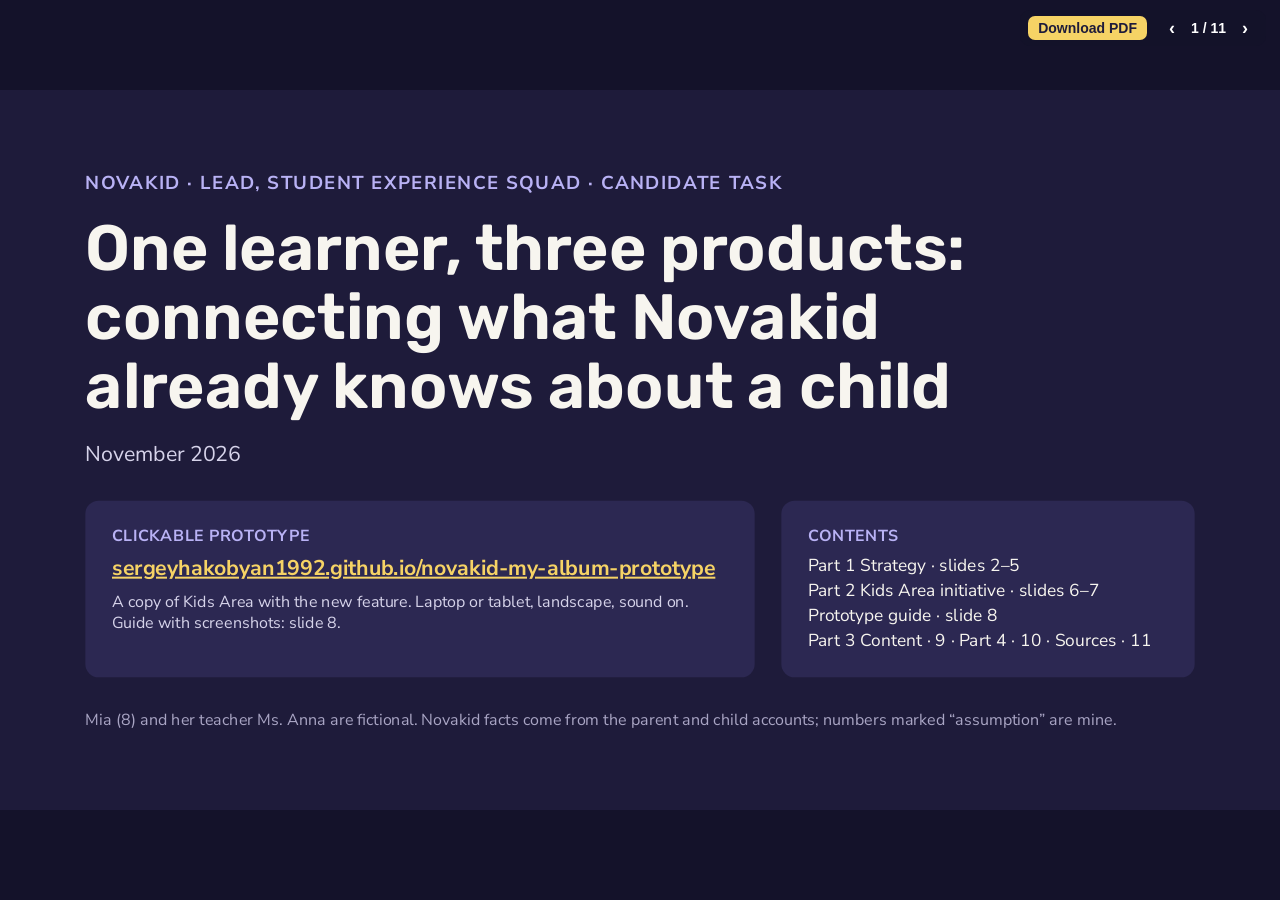
<file: deck/index.html>
<!doctype html><html lang="en"><head><meta charset="utf-8"><meta name="viewport" content="width=device-width,initial-scale=1"><title>Novakid: Student Experience</title><link rel="preconnect" href="https://fonts.gstatic.com" crossorigin><link rel="stylesheet" href="https://fonts.googleapis.com/css2?family=Rubik:wght@400..700&display=swap"><link rel="stylesheet" href="https://fonts.googleapis.com/css2?family=Nunito+Sans:wght@400;600;700;800&display=swap"><style>
*{box-sizing:border-box;margin:0}
html,body{height:100%;background:#14122a}
body{overflow:hidden}
#stage{position:fixed;left:0;top:0;width:1920px;height:1080px;transform-origin:0 0}
section{position:absolute;inset:0;width:1920px;height:1080px;overflow:hidden}
@media screen{section:not(.on){display:none!important}}
div{min-width:0}
div:not([style*="display:"]){display:flex;flex-direction:column}
h1,h2,h3,p,ul,ol,table{display:block}
ul,ol{padding-left:32px}
a{text-decoration:underline}
img{display:block}
table{border-collapse:collapse;width:100%}
th,td{padding:.35em .6em;text-align:left;vertical-align:top;border:1px solid #d9d6e4}
th{font-weight:700}
#nav{position:fixed;right:14px;top:10px;display:flex;flex-direction:row;gap:6px;align-items:center;font:600 14px Arial,sans-serif;color:#fff;background:rgba(20,18,42,.78);padding:6px 8px;border-radius:10px;z-index:5}
#nav button{all:unset;cursor:pointer;padding:2px 10px;font-size:18px;line-height:1}
#nav button:focus-visible,#dl:focus-visible{outline:2px solid #F6D365}
#dl{color:#1E1B3A;background:#F6D365;border-radius:7px;padding:4px 10px;text-decoration:none;font-weight:700;margin-right:6px}
@media print{
 @page{size:1920px 1080px;margin:0}
 html,body{height:auto;overflow:visible;background:none}
 #stage{position:static;transform:none!important;width:auto;height:auto}
 section,section.on{display:flex;position:relative;page-break-after:always;-webkit-print-color-adjust:exact;print-color-adjust:exact}
 #nav{display:none}
}
</style></head><body><main id="stage"><section id="cover" style="background:#1E1B3A;color:#F7F5EF;font-family:'Nunito Sans', Arial, sans-serif;padding:120px 128px 120px;display:flex;flex-direction:column;justify-content:space-between;gap:48px">
<div style="display:flex;flex-direction:column;gap:28px">
<p style="font-size:28px;color:#B9B2F5;letter-spacing:2px;text-transform:uppercase;font-weight:700">Novakid · Lead, Student Experience Squad · candidate task</p>
<h1 style="font-family:'Rubik', Arial, sans-serif;font-size:96px;font-weight:600;line-height:1.08;color:#F7F5EF;width:1500px">One learner, three products: connecting what Novakid already knows about a child</h1>
<p style="font-size:32px;color:#D6D3EA">November 2026</p>
</div>
<div style="display:flex;gap:40px;align-items:stretch">
<div style="flex:1;display:flex;flex-direction:column;gap:12px;background:#2C2852;border-radius:20px;padding:36px 40px">
<p style="font-size:24px;color:#B9B2F5;font-weight:700;text-transform:uppercase;letter-spacing:1px">Clickable prototype</p>
<p style="font-size:32px;font-weight:700"><a target="_blank" rel="noopener" href="https://sergeyhakobyan1992.github.io/novakid-my-album-prototype/" style="color:#F6D365">sergeyhakobyan1992.github.io/novakid-my-album-prototype</a></p>
<p style="font-size:24px;color:#D6D3EA">A copy of Kids Area with the new feature. Laptop or tablet, landscape, sound on. Guide with screenshots: slide 8.</p>
</div>
<div style="width:620px;display:flex;flex-direction:column;gap:10px;background:#2C2852;border-radius:20px;padding:36px 40px">
<p style="font-size:24px;color:#B9B2F5;font-weight:700;text-transform:uppercase;letter-spacing:1px">Contents</p>
<p style="font-size:26px;line-height:1.45">Part 1 Strategy · slides 2–5<br>Part 2 Kids Area initiative · slides 6–7<br>Prototype guide · slide 8<br>Part 3 Content · 9 · Part 4 · 10 · Sources · 11</p>
</div>
</div>
<p style="font-size:24px;color:#A9A5C4">Mia (8) and her teacher Ms. Anna are fictional. Novakid facts come from the parent and child accounts; numbers marked “assumption” are mine.</p>
</section>
<section id="week" style="background:#F7F5EF;color:#1E1B3A;font-family:'Nunito Sans', Arial, sans-serif;padding:56px 96px 96px;display:flex;flex-direction:column;justify-content:space-between;gap:18px">
<div style="display:flex;flex-direction:column;gap:6px">
<p style="font-size:24px;color:#5B47D6;font-weight:700;text-transform:uppercase;letter-spacing:1px">Part 1 · Strategy · 1.1 The cost of disconnection</p>
<h2 style="font-family:'Rubik', Arial, sans-serif;font-size:52px;font-weight:600;line-height:1.1">One week of Mia: each product starts from zero</h2>
</div>
<div style="display:flex;flex-direction:column;gap:10px;background:#ECE9F7;border-radius:14px;padding:14px 20px">
<div style="display:flex;gap:10px;align-items:stretch">
<div style="flex:1;display:flex;flex-direction:column;gap:2px;background:#F7F5EF;border-radius:10px;padding:8px 12px">
<p style="font-size:24px;font-weight:800;line-height:1.2">Level</p>
<p style="font-size:24px;line-height:1.22;color:#4A4766">One of 7 stages, Pre-K to Level 6. Mia is in Level 1</p>
</div>
<svg viewBox="0 0 100 100" preserveAspectRatio="none" aria-hidden="true" style="flex:none;width:32px;height:18px;align-self:center"><polygon points="0,30 60,30 60,0 100,50 60,100 60,70 0,70" fill="#5B47D6"/></svg>
<div style="flex:1;display:flex;flex-direction:column;gap:2px;background:#F7F5EF;border-radius:10px;padding:8px 12px">
<p style="font-size:24px;font-weight:800;line-height:1.2">Unit</p>
<p style="font-size:24px;line-height:1.22;color:#4A4766">A topic and its language. Level 1 has 13; hers is Unit 6 Food</p>
</div>
<svg viewBox="0 0 100 100" preserveAspectRatio="none" aria-hidden="true" style="flex:none;width:32px;height:18px;align-self:center"><polygon points="0,30 60,30 60,0 100,50 60,100 60,70 0,70" fill="#5B47D6"/></svg>
<div style="flex:1;display:flex;flex-direction:column;gap:2px;background:#F7F5EF;border-radius:10px;padding:8px 12px">
<p style="font-size:24px;font-weight:800;line-height:1.2">Lesson</p>
<p style="font-size:24px;line-height:1.22;color:#4A4766">Unit 6 has four lessons, then a Unit Review</p>
</div>
<svg viewBox="0 0 100 100" preserveAspectRatio="none" aria-hidden="true" style="flex:none;width:32px;height:18px;align-self:center"><polygon points="0,30 60,30 60,0 100,50 60,100 60,70 0,70" fill="#5B47D6"/></svg>
<div style="flex:1;display:flex;flex-direction:column;gap:2px;background:#F7F5EF;border-radius:10px;padding:8px 12px">
<p style="font-size:24px;font-weight:800;line-height:1.2">Competency</p>
<p style="font-size:24px;line-height:1.22;color:#4A4766">A skill: “speak about food using like / don’t like”</p>
</div>
</div>
<p style="font-size:24px;line-height:1.25"><b>The competency model already exists</b> (parent account, Achievements), but it only says “unlocked”: no mastery, no evidence, no source. The Learning Engine adds those three.</p>
</div>
<div style="display:flex;gap:12px;align-items:stretch">
<div style="flex:1;display:flex;flex-direction:column;gap:8px;background:#FFFFFF;border-radius:16px;padding:12px;border:1px solid #E1DEEC">
<p style="font-size:24px;line-height:1.15;background:#DCD6FF;border-radius:8px;padding:4px 10px"><b>Mon</b> · 1-1 lesson</p>
<p style="font-size:24px;line-height:1.25">Says “I no like peas”, mixes up peas and grapes. Nothing recorded.</p>
<div style="flex:1"></div>
<p style="font-size:24px;line-height:1.2;font-weight:700;color:#9A2E1C;background:#FBE3DC;border-radius:10px;padding:6px 10px">1. Errors stay in the lesson</p>
</div>
<div style="flex:1;display:flex;flex-direction:column;gap:8px;background:#FFFFFF;border-radius:16px;padding:12px;border:1px solid #E1DEEC">
<p style="font-size:24px;line-height:1.15;background:#FFE7B3;border-radius:8px;padding:4px 10px"><b>Tue</b> · Kids Area</p>
<p style="font-size:24px;line-height:1.25">Daily quest “play any game”: Memo Mix with <i>family, bike</i>, then 16 min of Streams.</p>
<div style="flex:1"></div>
<p style="font-size:24px;line-height:1.2;font-weight:700;color:#9A2E1C;background:#FBE3DC;border-radius:10px;padding:6px 10px">2. Practice ignores her unit</p>
</div>
<div style="flex:1;display:flex;flex-direction:column;gap:8px;background:#FFFFFF;border-radius:16px;padding:12px;border:1px solid #E1DEEC">
<p style="font-size:24px;line-height:1.15;background:#FFE7B3;border-radius:8px;padding:4px 10px"><b>Wed</b> · Homework</p>
<p style="font-size:24px;line-height:1.25">Listen and pick: she recognises the words, but never says them.</p>
<div style="flex:1"></div>
<p style="font-size:24px;line-height:1.2;font-weight:700;color:#9A2E1C;background:#FBE3DC;border-radius:10px;padding:6px 10px">3. Trains recognition only</p>
</div>
<div style="flex:1;display:flex;flex-direction:column;gap:8px;background:#FFFFFF;border-radius:16px;padding:12px;border:1px solid #E1DEEC">
<p style="font-size:24px;line-height:1.15;background:#CDEBD9;border-radius:8px;padding:4px 10px"><b>Thu</b> · Group class</p>
<p style="font-size:24px;line-height:1.25">Topic: weekends. The teacher doesn’t know her unit; Mia stays silent.</p>
<div style="flex:1"></div>
<p style="font-size:24px;line-height:1.2;font-weight:700;color:#9A2E1C;background:#FBE3DC;border-radius:10px;padding:6px 10px">4. No shared profile</p>
</div>
<div style="flex:1;display:flex;flex-direction:column;gap:8px;background:#FFFFFF;border-radius:16px;padding:12px;border:1px solid #E1DEEC">
<p style="font-size:24px;line-height:1.15;background:#D3E8F7;border-radius:8px;padding:4px 10px"><b>Fri</b> · Pandy AI</p>
<p style="font-size:24px;line-height:1.25">Chats about Minecraft, half in her native language.</p>
<div style="flex:1"></div>
<p style="font-size:24px;line-height:1.2;font-weight:700;color:#9A2E1C;background:#FBE3DC;border-radius:10px;padding:6px 10px">5. Doesn’t know the week’s goal</p>
</div>
<div style="flex:1;display:flex;flex-direction:column;gap:8px;background:#FFFFFF;border-radius:16px;padding:12px;border:1px solid #E1DEEC">
<p style="font-size:24px;line-height:1.15;background:#F1E0F0;border-radius:8px;padding:4px 10px"><b>Sat</b> · Parent</p>
<p style="font-size:24px;line-height:1.25">68 competencies “unlocked”, one listed four times.</p>
<div style="flex:1"></div>
<p style="font-size:24px;line-height:1.2;font-weight:700;color:#9A2E1C;background:#FBE3DC;border-radius:10px;padding:6px 10px">6. The payer sees no progress</p>
</div>
<div style="flex:1;display:flex;flex-direction:column;gap:8px;background:#FFFFFF;border-radius:16px;padding:12px;border:1px solid #E1DEEC">
<p style="font-size:24px;line-height:1.15;background:#DCD6FF;border-radius:8px;padding:4px 10px"><b>Mon</b> · 1-1 lesson</p>
<p style="font-size:24px;line-height:1.25">Can’t tell if she practised: 5–7 min of re-checking.</p>
<div style="flex:1"></div>
<p style="font-size:24px;line-height:1.2;font-weight:700;color:#9A2E1C;background:#FBE3DC;border-radius:10px;padding:6px 10px">7. Practice never reaches the teacher</p>
</div>
</div>
<div style="display:flex;gap:20px">
<p style="flex:1;font-size:24px;line-height:1.25;background:#1E1B3A;color:#E9E7F3;border-radius:14px;padding:12px 20px"><b style="color:#F6D365">Hurts learning most: 1 and 7.</b> The lesson-to-practice loop is cut.</p>
<p style="flex:1;font-size:24px;line-height:1.25;background:#1E1B3A;color:#E9E7F3;border-radius:14px;padding:12px 20px"><b style="color:#F6D365">Hurts retention most: 6, then 7.</b> Parents and teachers see nothing.</p>
</div>
<p style="position:absolute;left:96px;bottom:36px;width:1728px;font-size:24px;color:#6E6A88;white-space:nowrap">Source: Novakid child and parent accounts; Mia’s week is a composite. · 2</p>
</section>
<section id="profile" style="background:#F7F5EF;color:#1E1B3A;font-family:'Nunito Sans', Arial, sans-serif;padding:64px 96px 112px;display:flex;flex-direction:column;gap:18px">
<div style="display:flex;flex-direction:column;gap:6px">
<p style="font-size:24px;color:#5B47D6;font-weight:700;text-transform:uppercase;letter-spacing:1px">Part 1 · Strategy · 1.2 The minimum viable learner profile</p>
<h2 style="font-family:'Rubik', Arial, sans-serif;font-size:52px;font-weight:600;line-height:1.1">Ten signals on one five-step ladder per competency</h2>
</div>
<p style="font-size:24px;line-height:1.35;color:#4A4766">A <b>signal</b> is a child’s answer to a task tagged with a competency ID from Novakid’s existing competency model (Achievements). Every attempt, hint and response time is logged. Time spent and attendance are context, not evidence. A step needs its own kind of evidence: recognition games never lift a word past step 2.</p>
<div style="display:flex;gap:14px;align-items:stretch">
<div style="flex:1;display:flex;flex-direction:column;gap:10px">
<p style="font-size:24px;font-weight:800;background:#E6E4EE;border-radius:10px;padding:8px 14px;border:2px dashed #9A97AE">1 · Met in lesson</p>
<div style="display:flex;flex-direction:column;gap:4px;background:#FFFFFF;border-radius:12px;padding:12px 14px;border:1px dashed #9A97AE">
<p style="font-size:24px;font-weight:700;line-height:1.25">Lesson record: unit and competencies taught</p>
<p style="font-size:24px;line-height:1.25;color:#4A4766">1-1 · system data. Context for every signal, not evidence</p>
</div>
</div>
<div style="flex:1;display:flex;flex-direction:column;gap:10px">
<p style="font-size:24px;font-weight:800;background:#F6D365;border-radius:10px;padding:8px 14px">2 · Recognises</p>
<div style="display:flex;flex-direction:column;gap:4px;background:#FFFFFF;border-radius:12px;padding:12px 14px;border-left:8px solid #E39B2D">
<p style="font-size:24px;font-weight:700;line-height:1.25">#1 Audio → picture, first try</p>
<p style="font-size:24px;line-height:1.25;color:#4A4766">Kids Area · <b>medium</b>: 1 in 4 is a guess</p>
</div>
<div style="display:flex;flex-direction:column;gap:4px;background:#FFFFFF;border-radius:12px;padding:12px 14px;border-left:8px solid #E39B2D">
<p style="font-size:24px;font-weight:700;line-height:1.25">#7 In-lesson interactives</p>
<p style="font-size:24px;line-height:1.25;color:#4A4766">1-1 · <b>medium</b>: the teacher may prompt</p>
</div>
</div>
<div style="flex:1;display:flex;flex-direction:column;gap:10px">
<p style="font-size:24px;font-weight:800;background:#C5E6A6;border-radius:10px;padding:8px 14px">3 · Says it</p>
<div style="display:flex;flex-direction:column;gap:4px;background:#FFFFFF;border-radius:12px;padding:12px 14px;border-left:8px solid #E39B2D">
<p style="font-size:24px;font-weight:700;line-height:1.25">#4 Builds a phrase or spells a word</p>
<p style="font-size:24px;line-height:1.25;color:#4A4766">Kids Area · <b>medium</b>: options can be brute-forced</p>
</div>
<div style="display:flex;flex-direction:column;gap:4px;background:#FFFFFF;border-radius:12px;padding:12px 14px;border-left:8px solid #9A97AE">
<p style="font-size:24px;font-weight:700;line-height:1.25">#5 Says the structure in reply</p>
<p style="font-size:24px;line-height:1.25;color:#4A4766">AI Tutor · <b>noisy</b>: child speech recognition, LLM grading</p>
</div>
</div>
<div style="flex:1;display:flex;flex-direction:column;gap:10px">
<p style="font-size:24px;font-weight:800;background:#6CC070;border-radius:10px;padding:8px 14px">4 · Remembers</p>
<div style="display:flex;flex-direction:column;gap:4px;background:#FFFFFF;border-radius:12px;padding:12px 14px;border-left:8px solid #3E9B5A">
<p style="font-size:24px;font-weight:700;line-height:1.25">#8 Correct 3+ days after the last contact</p>
<p style="font-size:24px;line-height:1.25;color:#4A4766">Kids Area, 1-1 · <b>reliable</b>: knowledge, not short-term memory</p>
</div>
</div>
<div style="flex:1;display:flex;flex-direction:column;gap:10px">
<p style="font-size:24px;font-weight:800;background:linear-gradient(90deg, #F6D365 0%, #C5E6A6 35%, #9AD0F5 70%, #D7B8F3 100%);border-radius:10px;padding:8px 14px">5 · Uses it</p>
<div style="display:flex;flex-direction:column;gap:4px;background:#FFFFFF;border-radius:12px;padding:12px 14px;border-left:8px solid #9A97AE">
<p style="font-size:24px;font-weight:700;line-height:1.25">#6 Teacher: can’t / with help / alone</p>
<p style="font-size:24px;line-height:1.25;color:#4A4766">1-1 · <b>noisy</b> (human), but the most valid speech signal</p>
</div>
<div style="display:flex;flex-direction:column;gap:4px;background:#FFFFFF;border-radius:12px;padding:12px 14px;border-left:8px solid #9A97AE">
<p style="font-size:24px;font-weight:700;line-height:1.25">#9 Uses it in a new context</p>
<p style="font-size:24px;line-height:1.25;color:#4A4766">Group, AI Tutor · <b>noisy</b> and rare, strongest evidence</p>
</div>
</div>
</div>
<div style="display:flex;gap:14px;align-items:stretch">
<p style="font-size:24px;font-weight:800;width:200px;line-height:1.25">Across all steps</p>
<div style="flex:1;display:flex;flex-direction:column;gap:2px;background:#FFFFFF;border-radius:12px;padding:10px 14px;border-left:8px solid #3E9B5A">
<p style="font-size:24px;font-weight:700">#2 Attempts and hints before the right answer</p>
<p style="font-size:24px;color:#4A4766">Kids Area · <b>reliable</b> if every attempt is logged</p>
</div>
<div style="flex:1;display:flex;flex-direction:column;gap:2px;background:#FFFFFF;border-radius:12px;padding:10px 14px;border-left:8px solid #9A97AE">
<p style="font-size:24px;font-weight:700">#3 Response time on known items</p>
<p style="font-size:24px;color:#4A4766">Kids Area · <b>noisy</b>: trend only</p>
</div>
<div style="flex:1;display:flex;flex-direction:column;gap:2px;background:#FFFFFF;border-radius:12px;padding:10px 14px;border-left:8px solid #3E9B5A">
<p style="font-size:24px;font-weight:700">#10 Unit Review, competency checks</p>
<p style="font-size:24px;color:#4A4766">1-1 · <b>reliable</b>, once per chapter</p>
</div>
</div>
<p style="font-size:24px;line-height:1.35;color:#4A4766"><b style="color:#1E1B3A">One score per answer:</b> correct × attempt factor (1 → 0.8 → 0.6…) × 0.6 if a hint was used, corrected for guessing. Average per competency → difficulty zone; 0.75–0.95 is the right challenge.</p>
<p style="position:absolute;left:96px;bottom:44px;width:1728px;font-size:24px;color:#6E6A88">Based on: <a target="_blank" rel="noopener" href="https://books.yandex.ru/books/p1Veeihh" style="color:#5B47D6">Abbakumov 2025</a> (signals, score, zones) · <a target="_blank" rel="noopener" href="https://myweb.fsu.edu/vshute/pdf/shute%20pres_h.pdf" style="color:#5B47D6">Shute 2011</a> (evidence in games) · <a target="_blank" rel="noopener" href="https://doi.org/10.1111/j.1551-6709.2012.01245.x" style="color:#5B47D6">Koedinger et al. 2012</a> (task → competency map) · <a target="_blank" rel="noopener" href="https://doi.org/10.1111/j.0023-8333.2004.00260.x" style="color:#5B47D6">Laufer &amp; Goldstein 2004</a> (recognise before produce) · 3</p>
</section>
<section id="loop" style="background:#F7F5EF;color:#1E1B3A;font-family:'Nunito Sans', Arial, sans-serif;padding:64px 96px 112px;display:flex;flex-direction:column;gap:18px">
<div style="display:flex;flex-direction:column;gap:6px">
<p style="font-size:24px;color:#5B47D6;font-weight:700;text-transform:uppercase;letter-spacing:1px">Part 1 · Strategy · 1.2 First closed loop · 1.3 North Star</p>
<h2 style="font-family:'Rubik', Arial, sans-serif;font-size:52px;font-weight:600;line-height:1.1">The last lesson drives practice; practice comes back to the teacher</h2>
</div>
<div style="display:flex;gap:14px;align-items:center">
<div style="width:250px;display:flex;flex-direction:column;gap:6px;background:#DCD6FF;border-radius:16px;padding:16px 18px">
<p style="font-size:26px;font-weight:800">1-1 lesson writes</p>
<p style="font-size:24px;line-height:1.3">Unit and competencies taught. System data, zero teacher time</p>
</div>
<svg viewBox="0 0 100 100" preserveAspectRatio="none" aria-hidden="true" style="flex:none;width:44px;height:26px;"><polygon points="0,30 60,30 60,0 100,50 60,100 60,70 0,70" fill="#5B47D6"/></svg>
<div style="width:250px;display:flex;flex-direction:column;gap:6px;background:#1E1B3A;border-radius:16px;padding:16px 18px">
<p style="font-size:26px;font-weight:800;color:#F6D365">Learning Engine</p>
<p style="font-size:24px;line-height:1.3;color:#E9E7F3">Step per competency, next due date</p>
</div>
<svg viewBox="0 0 100 100" preserveAspectRatio="none" aria-hidden="true" style="flex:none;width:44px;height:26px;"><polygon points="0,30 60,30 60,0 100,50 60,100 60,70 0,70" fill="#5B47D6"/></svg>
<div style="width:250px;display:flex;flex-direction:column;gap:6px;background:#FFE7B3;border-radius:16px;padding:16px 18px">
<p style="font-size:26px;font-weight:800">Kids Area reads</p>
<p style="font-size:24px;line-height:1.3">Lesson words become album cards, played at the right step</p>
</div>
<svg viewBox="0 0 100 100" preserveAspectRatio="none" aria-hidden="true" style="flex:none;width:44px;height:26px;"><polygon points="0,30 60,30 60,0 100,50 60,100 60,70 0,70" fill="#5B47D6"/></svg>
<div style="width:250px;display:flex;flex-direction:column;gap:6px;background:#DCD6FF;border-radius:16px;padding:16px 18px">
<p style="font-size:26px;font-weight:800">Teacher card</p>
<p style="font-size:24px;line-height:1.3">Before the next lesson: “peas: remembers · don’t like: with help”</p>
</div>
<div style="flex:1;display:flex;flex-direction:column;gap:6px;background:#FFFFFF;border-radius:16px;padding:16px 20px;border:1px solid #E1DEEC">
<p style="font-size:26px;font-weight:800;color:#5B47D6">Why this loop first</p>
<ul style="font-size:24px;line-height:1.3">
<li>The data already exists and is reliable</li>
<li>The reading side is all ours: about 6 weeks</li>
<li>It feeds the teacher bond that drives retention</li>
<li>Effect shows within weeks</li>
</ul>
</div>
</div>
<hr style="border-top:2px solid #E1DEEC;width:1728px">
<div style="display:flex;gap:14px;align-items:center">
<div style="width:210px;display:flex;flex-direction:column;gap:6px;background:#FFFFFF;border-radius:16px;padding:16px 18px;border:2px solid #9A97AE">
<p style="font-size:26px;font-weight:800">Renewal</p>
<p style="font-size:24px;line-height:1.3;color:#4A4766">1-1 subscription; the parent decides</p>
</div>
<svg viewBox="0 0 100 100" preserveAspectRatio="none" aria-hidden="true" style="flex:none;width:44px;height:26px;"><polygon points="100,30 40,30 40,0 0,50 40,100 40,70 100,70" fill="#9A97AE"/></svg>
<div style="width:430px;display:flex;flex-direction:column;gap:8px;background:#5B47D6;border-radius:16px;padding:20px 22px">
<p style="font-size:24px;font-weight:700;color:#DCD6FF;text-transform:uppercase;letter-spacing:1px">North Star</p>
<p style="font-size:30px;font-weight:800;color:#FFFFFF;line-height:1.15">Weekly Learners with Retained Progress</p>
<p style="font-size:24px;line-height:1.3;color:#F1EFFB">Share of active learners who in a week moved 1+ target competency up a step and passed a check 3+ days later.</p>
<p style="font-size:24px;line-height:1.3;color:#F6D365">Counts knowledge, not stars; needs a return visit; moves weekly; parents get it.</p>
</div>
<svg viewBox="0 0 100 100" preserveAspectRatio="none" aria-hidden="true" style="flex:none;width:44px;height:26px;"><polygon points="100,30 40,30 40,0 0,50 40,100 40,70 100,70" fill="#9A97AE"/></svg>
<div style="flex:1;display:grid;grid-template-columns:1fr 1fr;gap:12px">
<div style="display:flex;flex-direction:column;gap:4px;background:#FFFFFF;border-radius:14px;padding:12px 16px;border:1px solid #E1DEEC">
<p style="font-size:24px;font-weight:800">1 · Practice habit</p>
<p style="font-size:24px;line-height:1.28;color:#4A4766">Kids Area active days (1.39 ↑) · W1 retention, levels 0–1 (&gt;20%) · AI Tutor retention (30% → 36%)</p>
</div>
<div style="display:flex;flex-direction:column;gap:4px;background:#FFFFFF;border-radius:14px;padding:12px 16px;border:1px solid #E1DEEC">
<p style="font-size:24px;font-weight:800">2 · Practice quality</p>
<p style="font-size:24px;line-height:1.28;color:#4A4766">Tasks at the right difficulty (score 0.75–0.95) · first-try, no-hint accuracy</p>
</div>
<div style="display:flex;flex-direction:column;gap:4px;background:#FFFFFF;border-radius:14px;padding:12px 16px;border:2px solid #3E9B5A">
<p style="font-size:24px;font-weight:800">3 · Learning progress</p>
<p style="font-size:24px;line-height:1.28;color:#4A4766">Ladder steps gained per learner per week · 3-day recall · Unit Review results</p>
</div>
<div style="display:flex;flex-direction:column;gap:4px;background:#FFFFFF;border-radius:14px;padding:12px 16px;border:1px solid #E1DEEC">
<p style="font-size:24px;font-weight:800">4 · Lesson link</p>
<p style="font-size:24px;line-height:1.28;color:#4A4766">1-1 and group attendance · 1-1 lessons with practice in between</p>
</div>
</div>
</div>
<p style="font-size:24px;background:#ECE9F7;border-radius:12px;padding:10px 18px"><b>Guardrails:</b> stars earned on mastered or too-easy content · teacher input ≤ 30 s per lesson · Pandy safety incidents · daily screen time</p>
<p style="position:absolute;left:96px;bottom:44px;width:1728px;font-size:24px;color:#6E6A88">“Passed a check 3+ days later” follows the spacing and testing effects: <a target="_blank" rel="noopener" href="https://doi.org/10.1037/0033-2909.132.3.354" style="color:#5B47D6">Cepeda et al. 2006</a> · <a target="_blank" rel="noopener" href="https://doi.org/10.1111/j.1467-9280.2006.01693.x" style="color:#5B47D6">Roediger &amp; Karpicke 2006</a> · 4</p>
</section>
<section id="roadmap" style="background:#F7F5EF;color:#1E1B3A;font-family:'Nunito Sans', Arial, sans-serif;padding:64px 96px 112px;display:flex;flex-direction:column;gap:9px">
<div style="display:flex;flex-direction:column;gap:6px">
<p style="font-size:24px;color:#5B47D6;font-weight:700;text-transform:uppercase;letter-spacing:1px">Part 1 · Strategy · 1.4 Two-quarter roadmap</p>
<h2 style="font-family:'Rubik', Arial, sans-serif;font-size:52px;font-weight:600;line-height:1.1">Measure first, close one loop, then widen it</h2>
</div>
<div style="display:flex;gap:16px">
<div style="width:250px"></div>
<div style="flex:1;display:flex;gap:6px">
<p style="flex:1;font-size:24px;font-weight:800;background:#1E1B3A;color:#F7F5EF;border-radius:8px;padding:4px 12px">Q1 · weeks 1–13</p>
<p style="flex:1;font-size:24px;font-weight:800;background:#1E1B3A;color:#F7F5EF;border-radius:8px;padding:4px 12px">Q2 · weeks 14–26</p>
</div>
</div>
<div style="display:flex;gap:16px;align-items:center">
<div style="width:250px;display:flex;flex-direction:column">
<p style="font-size:24px;font-weight:800;line-height:1.15">Learning Engine</p>
<p style="font-size:24px;color:#4A4766;line-height:1.15">2 → 3 eng. (incl. data/ML)</p>
</div>
<div style="position:relative;width:1462px;height:66px;background:#EFEDE6;border-radius:10px">
<p style="position:absolute;left:0px;top:2px;width:219px;font-size:24px;line-height:1.1;background:#1E1B3A;color:#F7F5EF;border-radius:10px;padding:4px 10px">Competency map, attempt log</p>
<p style="position:absolute;left:394px;top:2px;width:331px;font-size:24px;line-height:1.1;background:#1E1B3A;color:#F7F5EF;border-radius:10px;padding:4px 10px">Ladder statuses v1 (5 steps)</p>
<p style="position:absolute;left:731px;top:2px;width:388px;font-size:24px;line-height:1.1;background:#1E1B3A;color:#F7F5EF;border-radius:10px;padding:4px 10px">Teacher one-tap rating feeds steps</p>
<p style="position:absolute;left:1125px;top:2px;width:331px;font-size:24px;line-height:1.1;background:#1E1B3A;color:#F7F5EF;border-radius:10px;padding:4px 10px">Pandy reads unit goals</p>
</div>
</div>
<div style="display:flex;gap:16px;align-items:center">
<div style="width:250px;display:flex;flex-direction:column">
<p style="font-size:24px;font-weight:800;line-height:1.15">Kids Area</p>
<p style="font-size:24px;color:#4A4766;line-height:1.15">3 → 2 eng., 1 designer</p>
</div>
<div style="position:relative;width:1462px;height:66px;background:#EFEDE6;border-radius:10px">
<p style="position:absolute;left:0px;top:2px;width:219px;font-size:24px;line-height:1.1;background:#F6D365;border-radius:10px;padding:4px 10px">Baseline scores, too-easy list</p>
<p style="position:absolute;left:225px;top:2px;width:331px;font-size:24px;line-height:1.1;background:#F6D365;border-radius:10px;padding:4px 10px">Loop v0 + My Album A/B</p>
<p style="position:absolute;left:731px;top:2px;width:388px;font-size:24px;line-height:1.1;background:#F6D365;border-radius:10px;padding:4px 10px">Album v2: teacher piece, more units</p>
<p style="position:absolute;left:1125px;top:2px;width:331px;font-size:24px;line-height:1.1;background:#F6D365;border-radius:10px;padding:4px 10px">Pandy practises album words</p>
</div>
</div>
<div style="display:flex;gap:16px;align-items:center">
<div style="width:250px;display:flex;flex-direction:column">
<p style="font-size:24px;font-weight:800;line-height:1.15">Teachers, parents, group</p>
<p style="font-size:24px;color:#4A4766;line-height:1.15">1 designer + partners</p>
</div>
<div style="position:relative;width:1462px;height:66px;background:#EFEDE6;border-radius:10px">
<p style="position:absolute;left:394px;top:2px;width:331px;font-size:24px;line-height:1.1;background:#DCD6FF;border-radius:10px;padding:4px 10px">Teacher pre-lesson card, pilot</p>
<p style="position:absolute;left:731px;top:2px;width:388px;font-size:24px;line-height:1.1;background:#DCD6FF;border-radius:10px;padding:4px 10px">Parent progress page v2</p>
<p style="position:absolute;left:1125px;top:2px;width:331px;font-size:24px;line-height:1.1;background:#DCD6FF;border-radius:10px;padding:4px 10px">Group class: transfer pilot</p>
</div>
</div>
<div style="display:flex;gap:16px;align-items:center">
<div style="width:250px;display:flex;flex-direction:column">
<p style="font-size:24px;font-weight:800;line-height:1.15">Content</p>
<p style="font-size:24px;color:#4A4766;line-height:1.15">1 eng. tooling, 4 method.</p>
</div>
<div style="position:relative;width:1462px;height:66px;background:#EFEDE6;border-radius:10px">
<p style="position:absolute;left:0px;top:2px;width:331px;font-size:24px;line-height:1.1;background:#C5E6A6;border-radius:10px;padding:4px 10px">Tag tasks to competencies</p>
<p style="position:absolute;left:337px;top:2px;width:388px;font-size:24px;line-height:1.1;background:#C5E6A6;border-radius:10px;padding:4px 10px">Pipeline v1: spec → AI → checks</p>
<p style="position:absolute;left:731px;top:2px;width:725px;font-size:24px;line-height:1.1;background:#C5E6A6;border-radius:10px;padding:4px 10px">Every new unit: one spec for four products, soft launch to 5%</p>
</div>
</div>
<div style="display:flex;gap:16px;align-items:center">
<div style="width:250px;display:flex;flex-direction:column">
<p style="font-size:24px;font-weight:800;line-height:1.15">Analytics</p>
<p style="font-size:24px;color:#4A4766;line-height:1.15">shared analyst</p>
</div>
<div style="position:relative;width:1462px;height:66px;background:#EFEDE6;border-radius:10px">
<p style="position:absolute;left:0px;top:2px;width:331px;font-size:24px;line-height:1.1;background:#9AD0F5;border-radius:10px;padding:4px 10px">Metric definitions, tracking</p>
<p style="position:absolute;left:337px;top:2px;width:1119px;font-size:24px;line-height:1.1;background:#9AD0F5;border-radius:10px;padding:4px 10px">Experiments: My Album A/B, long-term holdout, content variant tests</p>
</div>
</div>
<div style="display:flex;gap:20px;align-items:stretch">
<div style="width:700px;display:flex;flex-direction:column;gap:6px;background:#FFFFFF;border-radius:16px;padding:16px 22px;border:1px solid #E1DEEC">
<p style="font-size:26px;font-weight:800;color:#9A2E1C">Not doing in these two quarters</p>
<ul style="font-size:24px;line-height:1.28">
<li>New game worlds: we re-point existing games</li>
<li>More Streams; leaderboards</li>
<li>Our own child speech recognition</li>
<li>IRT, knowledge tracing before data allows</li>
<li>Group changes beyond reading the profile</li>
<li>New curriculum levels</li>
</ul>
</div>
<div style="flex:1;display:flex;flex-direction:column;gap:8px;background:#FFFFFF;border-radius:16px;padding:16px 22px;border:1px solid #E1DEEC">
<p style="font-size:26px;font-weight:800;color:#5B47D6">Dependencies: new asks only in Q2, once value is shown</p>
<table style="font-size:24px;color:#1E1B3A;border-collapse:collapse">
<tr><td style="width:32%;padding:4px 10px">Curriculum</td><td style="width:68%;padding:4px 10px">Sign-off on task-to-competency tagging</td></tr>
<tr><td>Classroom platform</td><td>Lesson-end rating: agree Q1, ship Q2</td></tr>
<tr><td>Teacher Operations</td><td>Co-own the pilot; cap of 30 s per lesson</td></tr>
<tr><td>Data engineering</td><td>Events into the existing progress service</td></tr>
<tr><td>Parent journey, Legal</td><td>Shared “report opened”; child-data review</td></tr>
</table>
</div>
</div>
<p style="position:absolute;left:96px;bottom:44px;width:1728px;font-size:24px;color:#6E6A88">Capacity: 6 engineers, 2 designers, a shared analyst, 4 methodologists. Bars show stages, not a committed plan. · 5</p>
</section>
<section id="album" style="background:#FFF8EA;color:#1E1B3A;font-family:'Nunito Sans', Arial, sans-serif;padding:64px 96px 112px;display:flex;flex-direction:column;gap:11px">
<div style="display:flex;flex-direction:column;gap:6px">
<p style="font-size:24px;color:#B5651D;font-weight:700;text-transform:uppercase;letter-spacing:1px">Part 2 · Kids Area initiative · opportunity and gamification</p>
<h2 style="font-family:'Rubik', Arial, sans-serif;font-size:52px;font-weight:600;line-height:1.1">My Album: the last lesson becomes a collection</h2>
</div>
<div style="display:flex;gap:24px;align-items:stretch">
<div style="width:520px;display:flex;flex-direction:column;gap:12px">
<p style="font-size:28px;font-weight:800">Why kids don’t come back (hypotheses)</p>
<ol style="font-size:24px;line-height:1.3">
<li><b>Nothing pulls them back tomorrow.</b> Daily quests only count games, and kids wait weeks for the first shop item.</li>
<li><b>Games ignore their lessons:</b> kids practise random words, not their unit.</li>
<li><b>Nobody notices the effort:</b> teachers and parents never see it.</li>
<li><b>Games ask for no English:</b> kids match shapes and passively watch Streams.</li>
</ol>
<div style="display:flex;flex-direction:column;gap:4px;background:#FFFFFF;border-radius:14px;padding:12px 16px">
<p style="font-size:24px;line-height:1.3"><b>We target ages 7–9, levels 0–1, first 8 weeks.</b> Kids form habits here, the W1 target sits here, and parents still doubt whether to renew.</p>
</div>
<div style="display:flex;flex-direction:column;gap:4px;background:#FFFFFF;border-radius:14px;padding:12px 16px">
<p style="font-size:24px;line-height:1.3"><b>We move active days per week first:</b> the mechanic rewards only coming back on another day, and an A/B test shows it in 1–2 weeks.</p>
</div>
</div>
<div style="width:560px;display:flex;flex-direction:column;gap:10px">
<img src="03-album-toys.jpg" alt="Prototype: the Toys page of My Album, with gold cards, half-built puzzle cards and PLAY buttons" style="width:560px;height:280px;object-fit:cover;border-radius:14px;border:1px solid #E7DCC4">
<p style="font-size:24px;font-weight:800">A card = 5 puzzle pieces = the 5 steps from 1.2</p>
<div style="display:flex;flex-direction:column;gap:6px">
<p style="font-size:24px;line-height:1.2;background:#E6E4EE;border:2px dashed #9A97AE;border-radius:8px;padding:4px 10px"><b>1 Met in lesson</b> · the teacher adds the word after the 1-1 lesson</p>
<p style="font-size:24px;line-height:1.2;background:#F6D365;border-radius:8px;padding:4px 10px"><b>2 Recognises</b> · matches sound to picture (Memo Mix, Box Battle)</p>
<p style="font-size:24px;line-height:1.2;background:#C5E6A6;border-radius:8px;padding:4px 10px"><b>3 Says it</b> · says or spells the word (Pinocchio, Bubbles, Racing, Snake)</p>
<p style="font-size:24px;line-height:1.2;background:#6CC070;border-radius:8px;padding:4px 10px"><b>4 Remembers</b> · names the picture 3+ days later (Quiz Corner)</p>
<p style="font-size:24px;line-height:1.2;background:linear-gradient(90deg, #F6D365 0%, #C5E6A6 35%, #9AD0F5 70%, #D7B8F3 100%);border-radius:8px;padding:4px 10px"><b>5 Uses it</b> · says it to Ms. Anna, who taps ✓ → gold frame</p>
</div>
</div>
<div style="flex:1;display:flex;flex-direction:column;gap:12px">
<p style="font-size:28px;font-weight:800">Why they come back, and learn</p>
<ul style="font-size:24px;line-height:1.28">
<li><b>Kids return to earn the next piece:</b> it unlocks after 3 days, and the button counts down. <a target="_blank" rel="noopener" href="https://doi.org/10.1037/0033-2909.132.3.354" style="color:#B5651D">Spacing effect</a></li>
<li><b>Cards ask for a refresh:</b> they gather dust after 7, 14, 28 days. A miss drops a card to 3 pieces, but the child keeps it. <a target="_blank" rel="noopener" href="https://aclanthology.org/P16-1174/" style="color:#B5651D">Half-life regression</a></li>
<li><b>The card teaches:</b> the child taps it to hear the word and presses PLAY; the engine picks the game. <a target="_blank" rel="noopener" href="https://shura.shu.ac.uk/3556/" style="color:#B5651D">Intrinsic integration</a></li>
<li><b>Stars reward progress:</b> kids earn +10 a piece, +5 a refresh, nothing for replays.</li>
<li><b>We skip streaks and random packs:</b> <a target="_blank" rel="noopener" href="https://blog.duolingo.com/which-generation-most-serious-about-streak/" style="color:#B5651D">adults keep most long streaks</a>, and the <a target="_blank" rel="noopener" href="https://ico.org.uk/for-organisations/uk-gdpr-guidance-and-resources/childrens-information/childrens-code-guidance-and-resources/" style="color:#B5651D">UK Children’s Code</a> warns against FOMO loops.</li>
<li><b>Adults join in:</b> the teacher asks for the word, the parent practises it at home. <a target="_blank" rel="noopener" href="https://doi.org/10.1037/0003-066X.55.1.68" style="color:#B5651D">Competence, autonomy, relatedness</a></li>
</ul>
</div>
</div>
<div style="display:flex;gap:16px">
<p style="flex:1;font-size:24px;line-height:1.3;background:#1E1B3A;color:#E9E7F3;border-radius:14px;padding:12px 18px"><b style="color:#F6D365">Cards go beyond words.</b> A card can also teach a structure (“I don’t like…”) or a sound (l / r): the engine tracks competencies, not words.</p>
<p style="flex:1;font-size:24px;line-height:1.3;background:#1E1B3A;color:#E9E7F3;border-radius:14px;padding:12px 18px"><b style="color:#F6D365">We start with the simplest collectible.</b> We build and test an album cheaply, then can grow it into a richer world, e.g. a Word Garden where lessons plant seeds.</p>
</div>
<p style="position:absolute;left:96px;bottom:44px;width:1728px;font-size:24px;color:#6E6A88"><a target="_blank" rel="noopener" href="https://doi.org/10.1037/0033-2909.132.3.354" style="color:#B5651D">Cepeda et al. 2006</a> · <a target="_blank" rel="noopener" href="https://aclanthology.org/P16-1174/" style="color:#B5651D">Settles &amp; Meeder 2016</a> · <a target="_blank" rel="noopener" href="https://shura.shu.ac.uk/3556/" style="color:#B5651D">Habgood &amp; Ainsworth 2011</a> · <a target="_blank" rel="noopener" href="https://doi.org/10.1037/0003-066X.55.1.68" style="color:#B5651D">Ryan &amp; Deci 2000</a> · <a target="_blank" rel="noopener" href="https://blog.duolingo.com/which-generation-most-serious-about-streak/" style="color:#B5651D">Duolingo 2023</a> · <a target="_blank" rel="noopener" href="https://ico.org.uk/for-organisations/uk-gdpr-guidance-and-resources/childrens-information/childrens-code-guidance-and-resources/" style="color:#B5651D">ICO Children’s Code</a> · <a target="_blank" rel="noopener" href="https://doi.org/10.1007/s11423-020-09807-z" style="color:#B5651D">Huang et al. 2020</a> · 6</p>
</section>
<section id="metrics" style="background:#FFF8EA;color:#1E1B3A;font-family:'Nunito Sans', Arial, sans-serif;padding:64px 96px 112px;display:flex;flex-direction:column;gap:18px">
<div style="display:flex;flex-direction:column;gap:6px">
<p style="font-size:24px;color:#B5651D;font-weight:700;text-transform:uppercase;letter-spacing:1px">Part 2 · Kids Area initiative · metrics, MVP, engine</p>
<h2 style="font-family:'Rubik', Arial, sans-serif;font-size:52px;font-weight:600;line-height:1.1">More days, short sessions, and words that stay</h2>
</div>
<div style="display:flex;gap:28px;align-items:stretch">
<div style="width:930px;display:flex;flex-direction:column;gap:14px">
<table style="font-size:24px;color:#1E1B3A;border-collapse:collapse">
<tr style="background:#F3E6C8"><th style="width:28%">Metric</th><th style="width:17%">Baseline</th><th style="width:55%">Expected change (A/B, segment)</th></tr>
<tr><td>Active days per week</td><td>1.39</td><td>Up: +15–20% in 4 weeks (assumption)</td></tr>
<tr><td>Time spent</td><td>—</td><td>Same or shorter sessions (3–6 min) on more days; Streams share down</td></tr>
<tr><td>Repeat use</td><td>—</td><td>More returns for the 3-day check; share of lesson cards reaching piece 4</td></tr>
<tr><td>W1 retention, levels 0–1</td><td>target &gt;20%</td><td>Up, towards the target</td></tr>
<tr><td>AI Tutor retention</td><td>~30%</td><td>Up in Q2, once Pandy practises album words</td></tr>
<tr><td>Learning</td><td>—</td><td>North Star up; next-lesson accuracy higher on practised competencies</td></tr>
</table>
<div style="display:flex;flex-direction:column;gap:6px;background:#1E1B3A;border-radius:16px;padding:16px 22px">
<p style="font-size:26px;font-weight:800;color:#F6D365">Parent guardrail: useful-time share</p>
<p style="font-size:24px;line-height:1.3;color:#E9E7F3">≥ 70% of Kids Area minutes go to current-unit tasks at the right difficulty. If active days rise while this falls, kids came for the album, not the learning.</p>
</div>
<div style="display:flex;flex-direction:column;gap:6px;background:#FFFFFF;border-radius:16px;padding:16px 22px">
<p style="font-size:26px;font-weight:800">MVP</p>
<p style="font-size:24px;line-height:1.3">Units 5–6 of Level 1; cards from the last lesson; pieces 1–4 via three existing games; the 3-day check. Teacher’s piece and parent view: Q2.</p>
</div>
</div>
<div style="flex:1;display:flex;flex-direction:column;gap:14px">
<div style="display:flex;flex-direction:column;gap:8px">
<p style="font-size:26px;font-weight:800">Biggest assumption</p>
<p style="font-size:24px;line-height:1.3">“Next piece in 3 days” brings a 7–9-year-old back, rather than disappointing them.</p>
<div style="display:flex;gap:8px;align-items:center">
<p style="flex:1;font-size:24px;line-height:1.2;background:#F6D365;border-radius:10px;padding:8px 10px"><b>Playtest</b><br>6–8 kids, 1–2 days</p>
<svg viewBox="0 0 100 100" preserveAspectRatio="none" aria-hidden="true" style="flex:none;width:28px;height:16px;"><polygon points="0,30 60,30 60,0 100,50 60,100 60,70 0,70" fill="#B5651D"/></svg>
<p style="flex:1;font-size:24px;line-height:1.2;background:#F6D365;border-radius:10px;padding:8px 10px"><b>Painted door</b><br>in daily quest, 1 week</p>
<svg viewBox="0 0 100 100" preserveAspectRatio="none" aria-hidden="true" style="flex:none;width:28px;height:16px;"><polygon points="0,30 60,30 60,0 100,50 60,100 60,70 0,70" fill="#B5651D"/></svg>
<p style="flex:1;font-size:24px;line-height:1.2;background:#F6D365;border-radius:10px;padding:8px 10px"><b>A/B, 4 weeks</b><br>+ long-term holdout</p>
</div>
<p style="font-size:24px;line-height:1.3;color:#4A4766">Stop if day-3 return isn’t better after 2 weeks.</p>
</div>
<div style="display:flex;flex-direction:column;gap:6px;background:#FFFFFF;border-radius:16px;padding:14px 20px;border-left:8px solid #5B47D6">
<p style="font-size:24px;line-height:1.3"><b>Reads from the engine:</b> the last lesson’s unit and competencies (exists today), each word’s step and due date; the teacher’s rating from Q2.</p>
</div>
<div style="display:flex;flex-direction:column;gap:6px;background:#FFFFFF;border-radius:16px;padding:14px 20px;border-left:8px solid #5B47D6">
<p style="font-size:24px;line-height:1.3"><b>Sends back:</b> every attempt, hint and time with its competency ID, 3-day checks, Pandy speech from Q2. This feeds the teacher card and the parent page.</p>
</div>
<div style="display:flex;flex-direction:column;gap:6px;background:#FFFFFF;border-radius:16px;padding:14px 20px;border-left:8px solid #9A97AE">
<p style="font-size:24px;line-height:1.3"><b>If the engine isn’t ready:</b> cards follow the child’s programme position; steps come from Kids Area’s own logs. Only the teacher card and last piece wait.</p>
</div>
</div>
</div>
<p style="position:absolute;left:96px;bottom:44px;width:1728px;font-size:24px;color:#6E6A88">Baselines from the task. Expected changes are hypotheses to test, not forecasts. · 7</p>
</section>
<section id="prototype" style="background:#FFF8EA;color:#1E1B3A;font-family:'Nunito Sans', Arial, sans-serif;padding:56px 96px 100px;display:flex;flex-direction:column;gap:16px">
<div style="display:flex;flex-direction:column;gap:4px">
<p style="font-size:24px;color:#B5651D;font-weight:700;text-transform:uppercase;letter-spacing:1px">Part 2 · Prototype guide</p>
<h2 style="font-family:'Rubik', Arial, sans-serif;font-size:52px;font-weight:600;line-height:1.1">Try it in five minutes</h2>
</div>
<p style="font-size:26px;line-height:1.3"><a target="_blank" rel="noopener" href="https://sergeyhakobyan1992.github.io/novakid-my-album-prototype/" style="color:#B5651D;font-weight:800">sergeyhakobyan1992.github.io/novakid-my-album-prototype</a> · laptop or tablet, landscape, sound on. The bottom bar switches between the child, teacher, parent and engine views, jumps 3 days ahead and resets.</p>
<div style="display:grid;grid-template-columns:1fr 1fr 1fr 1fr;gap:18px">
<div style="display:flex;flex-direction:column;gap:8px">
<img src="01-popup.jpg" alt="Popup after the lesson with six new Food words" style="width:417px;height:235px;object-fit:cover;border-radius:12px">
<p style="font-size:24px;line-height:1.25"><b>1</b> After the lesson: Ms. Anna added 6 Food words. Press OPEN.</p>
</div>
<div style="display:flex;flex-direction:column;gap:8px">
<img src="03-album-toys.jpg" alt="Album page with gold and half-built cards" style="width:417px;height:235px;object-fit:cover;border-radius:12px">
<p style="font-size:24px;line-height:1.25"><b>2</b> A page per unit. Gold = all 5 pieces. Tap a card to hear it.</p>
</div>
<div style="display:flex;flex-direction:column;gap:8px">
<img src="04-boxbattle.jpg" alt="Box Battle game with food and family chests" style="width:417px;height:235px;object-fit:cover;border-radius:12px">
<p style="font-size:24px;line-height:1.25"><b>3</b> PLAY: the engine picks the game, here Box Battle.</p>
</div>
<div style="display:flex;flex-direction:column;gap:8px">
<img src="05-summary.jpg" alt="Session summary with new puzzle pieces and stars" style="width:417px;height:235px;object-fit:cover;border-radius:12px">
<p style="font-size:24px;line-height:1.25"><b>4</b> New pieces; stars only for progress.</p>
</div>
<div style="display:flex;flex-direction:column;gap:8px">
<img src="06-dusty.jpg" alt="Dusty grey cards asking for a refresh" style="width:417px;height:235px;object-fit:cover;border-radius:12px">
<p style="font-size:24px;line-height:1.25"><b>5</b> “3 days later”: old cards got dusty and ask for a refresh.</p>
</div>
<div style="display:flex;flex-direction:column;gap:8px">
<img src="07-quiz.jpg" alt="Quiz Corner asking which word matches the picture" style="width:417px;height:235px;object-fit:cover;border-radius:12px">
<p style="font-size:24px;line-height:1.25"><b>6</b> Quiz Corner checks memory: first try, no hint.</p>
</div>
<div style="display:flex;flex-direction:column;gap:8px">
<img src="08-teacher.jpg" alt="Teacher view before the next lesson" style="width:417px;height:235px;object-fit:cover;border-radius:12px">
<p style="font-size:24px;line-height:1.25"><b>7</b> Teacher: which words to ask for the last piece.</p>
</div>
<div style="display:flex;flex-direction:column;gap:8px">
<img src="09-parent.jpg" alt="Parent view with progress through the programme and words to practise" style="width:417px;height:235px;object-fit:cover;border-radius:12px">
<p style="font-size:24px;line-height:1.25"><b>8</b> Parent: progress against the programme, words to practise.</p>
</div>
</div>
<p style="position:absolute;left:96px;bottom:40px;width:1728px;font-size:24px;color:#6E6A88">Games and art are Kids Area’s own, rebuilt for the prototype; word pictures are generated. Fits 7+: voice-first, almost no reading, 3–5 minute sessions. · 8</p>
</section>
<section id="content" style="background:#F2F7F1;color:#1E1B3A;font-family:'Nunito Sans', Arial, sans-serif;padding:56px 96px 100px;display:flex;flex-direction:column;gap:14px">
<div style="display:flex;flex-direction:column;gap:4px">
<p style="font-size:24px;color:#2F7A43;font-weight:700;text-transform:uppercase;letter-spacing:1px">Part 3 · Content production and testing</p>
<h2 style="font-family:'Rubik', Arial, sans-serif;font-size:52px;font-weight:600;line-height:1.1">One unit spec feeds four products; content is judged by recall</h2>
</div>
<div style="display:flex;gap:28px;align-items:stretch">
<div style="width:1010px;display:flex;flex-direction:column;gap:8px">
<p style="font-size:28px;font-weight:800">3.1 One unit, many products: Level 1, Unit 6 Food</p>
<div style="display:flex;gap:12px;align-items:center">
<div style="width:390px;display:flex;flex-direction:column;gap:4px;background:#1E1B3A;border-radius:16px;padding:14px 18px">
<p style="font-size:24px;font-weight:800;color:#F6D365">Shared: the unit spec</p>
<ul style="font-size:24px;line-height:1.22;color:#E9E7F3">
<li>Competency IDs</li>
<li>11 food words; <i>I like / I don’t like / Do you like…?</i>; sounds l, r</li>
<li>Typical errors (“I no like”) → distractors, hints</li>
<li>Evidence rule per step</li>
<li>Parent “can do” line</li>
<li>One picture and audio library</li>
<li>Safety: no diets, weight, “bad food”</li>
</ul>
</div>
<svg viewBox="0 0 100 100" preserveAspectRatio="none" aria-hidden="true" style="flex:none;width:36px;height:22px;"><polygon points="0,30 60,30 60,0 100,50 60,100 60,70 0,70" fill="#2F7A43"/></svg>
<div style="flex:1;display:flex;flex-direction:column;gap:8px">
<div style="display:flex;flex-direction:column;gap:2px;background:#FFFFFF;border-radius:12px;padding:8px 14px;border-left:8px solid #DCD6FF">
<p style="font-size:24px;line-height:1.22"><b>1-1:</b> four lessons teach the words; a warm-up re-checks them; the teacher rates “I don’t like…” in one tap</p>
</div>
<div style="display:flex;flex-direction:column;gap:2px;background:#FFFFFF;border-radius:12px;padding:8px 14px;border-left:8px solid #CDEBD9">
<p style="font-size:24px;line-height:1.22"><b>Group:</b> kids ask each other “Do you like…?” using the food words; one card pack per level band</p>
</div>
<div style="display:flex;flex-direction:column;gap:2px;background:#FFFFFF;border-radius:12px;padding:8px 14px;border-left:8px solid #FFE7B3">
<p style="font-size:24px;line-height:1.22"><b>Kids Area:</b> words and pictures become album cards; “I no like” becomes a wrong option in games</p>
</div>
<div style="display:flex;flex-direction:column;gap:2px;background:#FFFFFF;border-radius:12px;padding:8px 14px;border-left:8px solid #D3E8F7">
<p style="font-size:24px;line-height:1.22"><b>AI Tutor:</b> “Picnic with Pandy” asks about 3 foods, listens for <i>I like / don’t like</i>, avoids diets</p>
</div>
</div>
</div>
</div>
<div style="flex:1;display:flex;flex-direction:column;gap:8px">
<p style="font-size:28px;font-weight:800">3.3 How we know content works</p>
<table style="font-size:24px;color:#1E1B3A;border-collapse:collapse">
<tr style="background:#DDEBDA"><th style="width:28%">Axis</th><th style="width:72%">Works when</th></tr>
<tr><td>Engagement</td><td>Completion, replays ≥ Kids Area average; no drop-off cliff</td></tr>
<tr><td>Difficulty</td><td>Score 0.75–0.95; every distractor gets picked</td></tr>
<tr><td>Learning</td><td>3-day recall, next-lesson rating: practised beats unpractised</td></tr>
<tr><td>Safety</td><td>Zero Pandy incidents in zero-tolerance categories</td></tr>
</table>
<p style="font-size:24px;line-height:1.25;color:#4A4766"><b style="color:#1E1B3A">Small segments:</b> randomise within age (7–9, 10–12) × level (0, 1); variant A on some competencies, B on others in the same child. Primary: 3-day recall; 1–2 weeks.</p>
</div>
</div>
<p style="font-size:28px;font-weight:800">3.2 The pipeline</p>
<div style="display:flex;gap:6px;align-items:stretch">
<div style="flex:1;display:flex;flex-direction:column;gap:2px;background:#FFFFFF;border-radius:12px;padding:10px 12px">
<p style="font-size:24px;font-weight:800;line-height:1.15">1 Unit spec</p>
<p style="font-size:24px;line-height:1.2;color:#4A4766">A methodologist, once per unit</p>
</div>
<div style="flex:1;display:flex;flex-direction:column;gap:2px;background:#FFFFFF;border-radius:12px;padding:10px 12px">
<p style="font-size:24px;font-weight:800;line-height:1.15">2 AI drafts</p>
<p style="font-size:24px;line-height:1.2;color:#4A4766">Items, distractors, Pandy script, group cards</p>
</div>
<div style="flex:1;display:flex;flex-direction:column;gap:2px;background:#FFFFFF;border-radius:12px;padding:10px 12px">
<p style="font-size:24px;font-weight:800;line-height:1.15">3 Pictures, audio</p>
<p style="font-size:24px;line-height:1.2;color:#4A4766">Library first; AI art in house style; voice</p>
</div>
<div style="flex:1;display:flex;flex-direction:column;gap:2px;background:#FFFFFF;border-radius:12px;padding:10px 12px">
<p style="font-size:24px;font-weight:800;line-height:1.15">4 Auto checks</p>
<p style="font-size:24px;line-height:1.2;color:#4A4766">Level words, 1 right answer, grammar, assets</p>
</div>
<div style="flex:1;display:flex;flex-direction:column;gap:2px;background:#FBE3DC;border-radius:12px;padding:10px 12px;border:2px solid #9A2E1C">
<p style="font-size:24px;font-weight:800;line-height:1.15">5 Review by risk</p>
<p style="font-size:24px;line-height:1.2;color:#4A4766">10% of approved templates; 100% of new ones</p>
</div>
<div style="flex:1;display:flex;flex-direction:column;gap:2px;background:#FFFFFF;border-radius:12px;padding:10px 12px">
<p style="font-size:24px;font-weight:800;line-height:1.15">6 Safety QA</p>
<p style="font-size:24px;line-height:1.2;color:#4A4766">Classifier + human; child-like attacks on Pandy</p>
</div>
<div style="flex:1;display:flex;flex-direction:column;gap:2px;background:#FFFFFF;border-radius:12px;padding:10px 12px">
<p style="font-size:24px;font-weight:800;line-height:1.15">7 Soft launch</p>
<p style="font-size:24px;line-height:1.2;color:#4A4766">5% of kids; difficulty from real answers</p>
</div>
</div>
<p style="font-size:24px;line-height:1.3;background:#1E1B3A;color:#E9E7F3;border-radius:14px;padding:12px 18px"><b style="color:#F6D365">Bottleneck: step 5,</b> four methodologists. More throughput, same quality: approve templates, not items · catch mechanical errors automatically · let soft-launch data flag weak items.</p>
<p style="position:absolute;left:96px;bottom:40px;width:1728px;font-size:24px;color:#6E6A88">Unit 6 Food, its lessons and competencies are taken from the real Level 1 programme. · 9</p>
</section>
<section id="scenarios" style="background:#F7F5EF;color:#1E1B3A;font-family:'Nunito Sans', Arial, sans-serif;padding:56px 96px 96px;display:flex;flex-direction:column;gap:18px">
<div style="display:flex;flex-direction:column;gap:4px">
<p style="font-size:24px;color:#5B47D6;font-weight:700;text-transform:uppercase;letter-spacing:1px">Part 4 · Judgment scenarios · each under 150 words</p>
<h2 style="font-family:'Rubik', Arial, sans-serif;font-size:52px;font-weight:600;line-height:1.1">Weighing competing goals</h2>
</div>
<div style="display:flex;gap:28px;align-items:stretch">
<div style="flex:1;display:flex;flex-direction:column;gap:10px;background:#FFFFFF;border-radius:16px;padding:18px 22px">
<p style="font-size:28px;font-weight:800;color:#5B47D6">A. Engagement without learning</p>
<div data-text style="font-size:24px;line-height:1.25">
<p>I keep the habit, because it is the hard part, but I treat active days as a condition for learning, not the goal.</p>
<p><b>Week 1, diagnose.</b> How much of the lift comes from children replaying level 0 games they have already passed? What is the difficulty score of those games (above 0.95 means they test nothing)? Can a noisy teacher rating move in six weeks at all?</p>
<p><b>Week 2, a fast A/B.</b> Stars only for new progress, so replaying mastered content earns nothing, and daily quests point to the current unit. Primary metric: 3-day recall accuracy; guardrail: active days.</p>
<p><b>To leadership:</b> “We built the habit, which is the hard part. Right now it points at stars, but parents pay for progress, and farming will cost their trust. In two weeks we change the reward rules. Success: active days drop no more than 10% while the learning metric rises.”</p>
</div>
</div>
<div style="flex:1;display:flex;flex-direction:column;gap:10px;background:#FFFFFF;border-radius:16px;padding:18px 22px">
<p style="font-size:28px;font-weight:800;color:#5B47D6">B. Foundation versus visible wins</p>
<div data-text style="font-size:24px;line-height:1.25">
<p>It is a false choice if the engine is built in thin vertical slices rather than layers.</p>
<p>This quarter’s visible win uses data that already exists: the last lesson’s unit feeds My Album in Kids Area and a “can do” line for parents. The renewal campaign gets a real feature, and it is also engine v0: competency IDs, an attempt log, the first loop. The two engineers on the foundation are protected from extra feature requests.</p>
<p><b>To the commercial team:</b> dated, concrete material for the campaign (“your child can now say…”, practice from their own lessons), and an honest list of what we won’t promise this quarter, such as full personalisation.</p>
<p><b>To engineering:</b> the win is built on the future engine’s schema, not thrown away, and every stage ships something users see, so there are no silent quarters.</p>
<p>Both groups see one plan and a monthly demo.</p>
</div>
</div>
<div style="flex:1;display:flex;flex-direction:column;gap:10px;background:#FFFFFF;border-radius:16px;padding:18px 22px">
<p style="font-size:28px;font-weight:800;color:#5B47D6">C. Data at the cost of teacher time</p>
<div data-text style="font-size:24px;line-height:1.25">
<p>Principle: ask teachers only for what we can’t get any other way.</p>
<ol>
<li><b>Automatic signals first:</b> in-lesson interactive results and a recall warm-up at the start of each lesson already cover recognition and memory.</li>
<li><b>One tap, not a form:</b> the teacher rates 1–3 lesson competencies, pre-filled from the lesson plan, as can’t / with help / alone, on the end-of-lesson screen they already use. Under 30 seconds.</li>
<li><b>Give time back:</b> a pre-lesson card on each student saves 5–7 minutes of re-checking, so teachers gain more than they give.</li>
<li><b>A pilot with about 50 volunteers,</b> run with Teacher Operations: we measure input time, completion and agreement between raters on reference recordings. It becomes mandatory only after the benefit is proven.</li>
<li><b>Later:</b> speech recognition on lesson recordings suggests the rating, and the teacher only confirms it.</li>
</ol>
</div>
</div>
</div>
<p style="position:absolute;left:96px;bottom:36px;width:1728px;font-size:24px;color:#6E6A88">Word counts: A 148 · B 147 · C 138 · 10</p>
</section>
<section id="sources" style="background:#F7F5EF;color:#1E1B3A;font-family:'Nunito Sans', Arial, sans-serif;padding:56px 96px 96px;display:flex;flex-direction:column;gap:18px">
<div style="display:flex;flex-direction:column;gap:4px">
<p style="font-size:24px;color:#5B47D6;font-weight:700;text-transform:uppercase;letter-spacing:1px">Appendix · Sources</p>
<h2 style="font-family:'Rubik', Arial, sans-serif;font-size:52px;font-weight:600;line-height:1.1">What the decisions rest on</h2>
</div>
<div style="display:flex;gap:40px;align-items:start">
<div style="flex:1;display:flex;flex-direction:column;gap:10px">
<p style="font-size:28px;font-weight:800;color:#5B47D6">Measuring knowledge (Part 1)</p>
<ul style="font-size:24px;line-height:1.28">
<li><a target="_blank" rel="noopener" href="https://books.yandex.ru/books/p1Veeihh" style="color:#5B47D6"><b>Abbakumov, D. (2025).</b> <i>Psychometrics in EdTech: first steps.</i></a> MIF. → signals are observed answers; log every attempt; one score per answer; difficulty zones (0.75–0.95).</li>
<li><a target="_blank" rel="noopener" href="https://myweb.fsu.edu/vshute/pdf/shute%20pres_h.pdf" style="color:#5B47D6"><b>Shute, V. (2011).</b> Stealth assessment in computer-based games.</a> → which game behaviour is evidence of which skill.</li>
<li><a target="_blank" rel="noopener" href="https://doi.org/10.1111/j.1551-6709.2012.01245.x" style="color:#5B47D6"><b>Koedinger, K., Corbett, A., Perfetti, C. (2012).</b> The Knowledge-Learning-Instruction framework.</a> <i>Cognitive Science.</i> → task → competency map.</li>
<li><a target="_blank" rel="noopener" href="https://doi.org/10.1111/j.0023-8333.2004.00260.x" style="color:#5B47D6"><b>Laufer, B., Goldstein, Z. (2004).</b> Testing vocabulary knowledge.</a> <i>Language Learning.</i> → recognition comes before production.</li>
<li><a target="_blank" rel="noopener" href="https://doi.org/10.1007/BF01099821" style="color:#5B47D6"><b>Corbett &amp; Anderson (1995)</b> knowledge tracing</a>; <a target="_blank" rel="noopener" href="https://blog.duolingo.com/learning-how-to-help-you-learn-introducing-birdbrain" style="color:#5B47D6"><b>Duolingo Birdbrain.</b></a> → the models we postpone until data can calibrate them.</li>
</ul>
</div>
<div style="flex:1;display:flex;flex-direction:column;gap:10px">
<p style="font-size:28px;font-weight:800;color:#B5651D">Memory and motivation (Part 2)</p>
<ul style="font-size:24px;line-height:1.28">
<li><a target="_blank" rel="noopener" href="https://doi.org/10.1037/0033-2909.132.3.354" style="color:#B5651D"><b>Cepeda, N. et al. (2006).</b> Distributed practice in verbal recall tasks.</a> <i>Psychological Bulletin.</i> <a target="_blank" rel="noopener" href="https://doi.org/10.1111/j.1467-9280.2006.01693.x" style="color:#B5651D"><b>Roediger &amp; Karpicke (2006).</b> Test-enhanced learning.</a> → 3-day piece, Quiz Corner.</li>
<li><a target="_blank" rel="noopener" href="https://aclanthology.org/P16-1174/" style="color:#B5651D"><b>Settles, B., Meeder, B. (2016).</b> A trainable spaced repetition model for language learning.</a> ACL. → cards fade after 7, 14, 28 days.</li>
<li><a target="_blank" rel="noopener" href="https://shura.shu.ac.uk/3556/" style="color:#B5651D"><b>Habgood, J., Ainsworth, S. (2011).</b> Intrinsic integration in educational games.</a> <i>J. of the Learning Sciences.</i> → the card is the content.</li>
<li><a target="_blank" rel="noopener" href="https://doi.org/10.1037/0003-066X.55.1.68" style="color:#B5651D"><b>Ryan &amp; Deci (2000)</b> self-determination theory</a>; <a target="_blank" rel="noopener" href="https://doi.org/10.1007/s11423-020-09807-z" style="color:#B5651D"><b>Huang et al. (2020)</b> gamification meta-analysis</a>, g ≈ 0.46. → competence, autonomy, relatedness.</li>
<li><a target="_blank" rel="noopener" href="https://blog.duolingo.com/which-generation-most-serious-about-streak/" style="color:#B5651D"><b>Duolingo (2023)</b>, who keeps long streaks</a>; <a target="_blank" rel="noopener" href="https://ico.org.uk/for-organisations/uk-gdpr-guidance-and-resources/childrens-information/childrens-code-guidance-and-resources/" style="color:#B5651D"><b>UK ICO</b> Children’s Code guidance</a>. → no streaks, no random packs.</li>
<li><a target="_blank" rel="noopener" href="https://www.cambridgeenglish.org/Images/747227-parent-take-a-look-sheet-primary.pdf" style="color:#B5651D"><b>Cambridge English</b> “can do” statements for parents.</a> → the parent line.</li>
</ul>
</div>
</div>
<p style="position:absolute;left:96px;bottom:36px;width:1728px;font-size:24px;color:#6E6A88">Novakid facts (programme, competencies, Kids Area economy) come from the child and parent accounts, seen in November 2026. · 11</p>
</section>
</main><nav id="nav" aria-label="Slides"><a id="dl" href="Novakid-Student-Experience.pdf" download aria-label="Download PDF">Download PDF</a><button id="p" aria-label="Previous slide">‹</button><span id="c" aria-live="polite"></span><button id="n" aria-label="Next slide">›</button></nav><script>
const S=[...document.querySelectorAll('section')],st=document.getElementById('stage'),c=document.getElementById('c');let i=0;
function fit(){const k=Math.min(innerWidth/1920,innerHeight/1080);st.style.transform=`translate(${(innerWidth-1920*k)/2}px,${(innerHeight-1080*k)/2}px) scale(${k})`}
function go(n,push=true){i=Math.max(0,Math.min(S.length-1,n));S.forEach((s,j)=>s.classList.toggle('on',j===i));c.textContent=(i+1)+' / '+S.length;if(push)history.replaceState(null,'','#'+(i+1))}
addEventListener('resize',fit);
addEventListener('keydown',e=>{if(['ArrowRight','PageDown',' '].includes(e.key)){e.preventDefault();go(i+1)}if(['ArrowLeft','PageUp'].includes(e.key)){e.preventDefault();go(i-1)}if(e.key==='Home')go(0);if(e.key==='End')go(S.length-1)});
addEventListener('hashchange',()=>go((parseInt(location.hash.slice(1))||1)-1,false));
document.getElementById('p').onclick=()=>go(i-1);document.getElementById('n').onclick=()=>go(i+1);
let x0=null;addEventListener('touchstart',e=>x0=e.touches[0].clientX,{passive:true});addEventListener('touchend',e=>{if(x0===null)return;const d=e.changedTouches[0].clientX-x0;if(Math.abs(d)>50)go(i+(d<0?1:-1));x0=null});
fit();go((parseInt(location.hash.slice(1))||1)-1,false);
</script></body></html>
</file>
